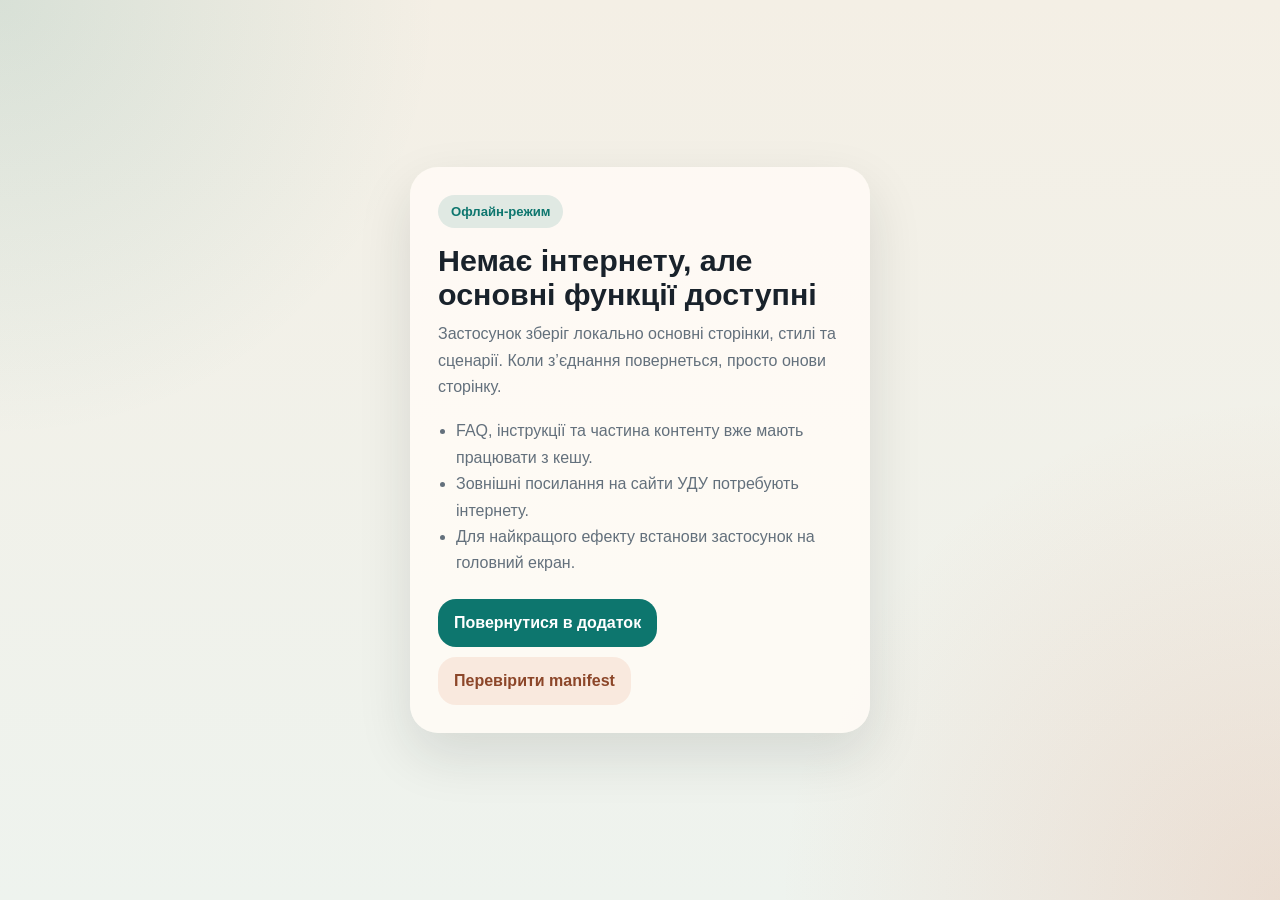
<file: offline.html>
<!DOCTYPE html>
<html lang="uk">
<head>
  <meta charset="UTF-8">
  <meta name="viewport" content="width=device-width, initial-scale=1.0">
  <title>Офлайн • Цифровий гід першокурсника</title>
  <meta name="theme-color" content="#0d766e">
  <style>
    :root {
      color-scheme: light;
      --bg: #f4efe5;
      --card: rgba(255, 251, 245, 0.9);
      --text: #19222b;
      --muted: #63707c;
      --teal: #0d766e;
      --coral: #d96e43;
    }

    * {
      box-sizing: border-box;
    }

    body {
      margin: 0;
      min-height: 100vh;
      display: grid;
      place-items: center;
      padding: 24px;
      font-family: "Segoe UI", sans-serif;
      color: var(--text);
      background:
        radial-gradient(circle at top left, rgba(13, 118, 110, 0.12), transparent 28%),
        radial-gradient(circle at bottom right, rgba(217, 110, 67, 0.16), transparent 32%),
        linear-gradient(180deg, var(--bg), #eef3ee);
    }

    .offline-card {
      width: min(100%, 460px);
      padding: 28px;
      border-radius: 28px;
      background: var(--card);
      box-shadow: 0 22px 54px rgba(21, 30, 35, 0.12);
    }

    .badge {
      display: inline-flex;
      padding: 9px 13px;
      border-radius: 999px;
      background: rgba(13, 118, 110, 0.12);
      color: var(--teal);
      font-weight: 700;
      font-size: 0.82rem;
    }

    h1 {
      margin: 16px 0 10px;
      font-size: 1.9rem;
      line-height: 1.1;
    }

    p {
      margin: 0;
      line-height: 1.65;
      color: var(--muted);
    }

    .tips {
      margin: 18px 0 0;
      padding-left: 18px;
      color: var(--muted);
      line-height: 1.65;
    }

    .actions {
      display: flex;
      flex-wrap: wrap;
      gap: 10px;
      margin-top: 22px;
    }

    .button {
      display: inline-flex;
      align-items: center;
      justify-content: center;
      min-height: 48px;
      padding: 12px 16px;
      border-radius: 18px;
      font-weight: 700;
      text-decoration: none;
    }

    .button--primary {
      background: var(--teal);
      color: #fff;
    }

    .button--ghost {
      background: rgba(217, 110, 67, 0.12);
      color: #8c4629;
    }
  </style>
</head>
<body>
  <article class="offline-card">
    <span class="badge">Офлайн-режим</span>
    <h1>Немає інтернету, але основні функції доступні</h1>
    <p>
      Застосунок зберіг локально основні сторінки, стилі та сценарії.
      Коли з’єднання повернеться, просто онови сторінку.
    </p>
    <ul class="tips">
      <li>FAQ, інструкції та частина контенту вже мають працювати з кешу.</li>
      <li>Зовнішні посилання на сайти УДУ потребують інтернету.</li>
      <li>Для найкращого ефекту встанови застосунок на головний екран.</li>
    </ul>
    <div class="actions">
      <a class="button button--primary" href="./index.html">Повернутися в додаток</a>
      <a class="button button--ghost" href="./manifest.json">Перевірити manifest</a>
    </div>
  </article>
</body>
</html>
</file>
